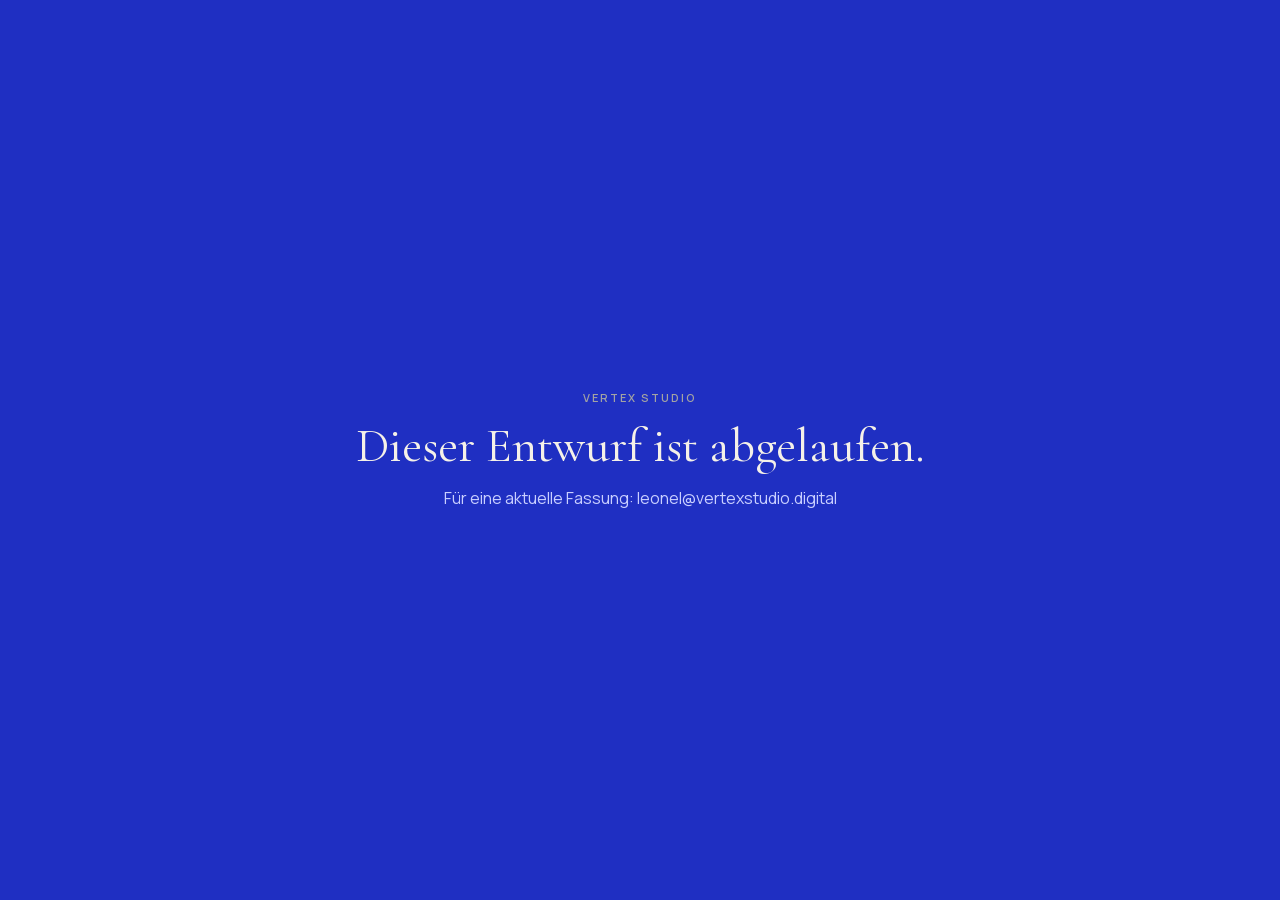
<file: index.html>
<!doctype html>
<html lang="de" class="dark">
  <head>
    <meta charset="UTF-8" />
    <meta name="viewport" content="width=device-width, initial-scale=1.0" />
    <title>CAROLINES — Stilberatung & Magic Makeover in Bonn | Entwurf</title>
    <meta name="description" content="Entwurf einer neuen Website für CAROLINES, Bonn Bad Godesberg: Stilberatung, Magic Makeover, Mini STYLE-Kurs und Ausstrahlung & Business von Caroline Florett." />
    <meta name="robots" content="noindex, nofollow" />
    <meta name="theme-color" content="#0a0a0a" />
    <meta property="og:title" content="CAROLINES — Die Fashion & Styling Company, die Frauen sichtbar macht." />
    <meta property="og:description" content="Entwurf einer neuen Website für CAROLINES, Bonn." />
    <meta property="og:type" content="website" />
    <meta property="og:image" content="https://leonelsancu15-hash.github.io/carolines-demo/og-image.jpg" />
    <meta property="og:image:width" content="1200" />
    <meta property="og:image:height" content="630" />
    <meta name="twitter:card" content="summary_large_image" />
    <meta name="twitter:image" content="https://leonelsancu15-hash.github.io/carolines-demo/og-image.jpg" />
    <link rel="icon" href="data:image/svg+xml,%3Csvg xmlns='http://www.w3.org/2000/svg' viewBox='0 0 64 64'%3E%3Crect width='64' height='64' fill='%231F2FC2'/%3E%3Ctext x='32' y='44' font-family='Georgia,serif' font-size='40' text-anchor='middle' fill='%23F5F1E8'%3EC%3C/text%3E%3C/svg%3E" />
    <script type="module" crossorigin src="./app-BgjgwSIL.js"></script>
    <link rel="stylesheet" crossorigin href="./index-eH_BBSxd.css">
  </head>
  <body>
    <div id="root"></div>
    <noscript><p style="padding:24px;font-family:sans-serif">CAROLINES GmbH · Theodor-Heuss-Str. 11 · 53177 Bonn · hello@carolines.world · +49 228 18 456 47 — Dieser Entwurf benötigt JavaScript.</p></noscript>
  </body>
</html>
</file>
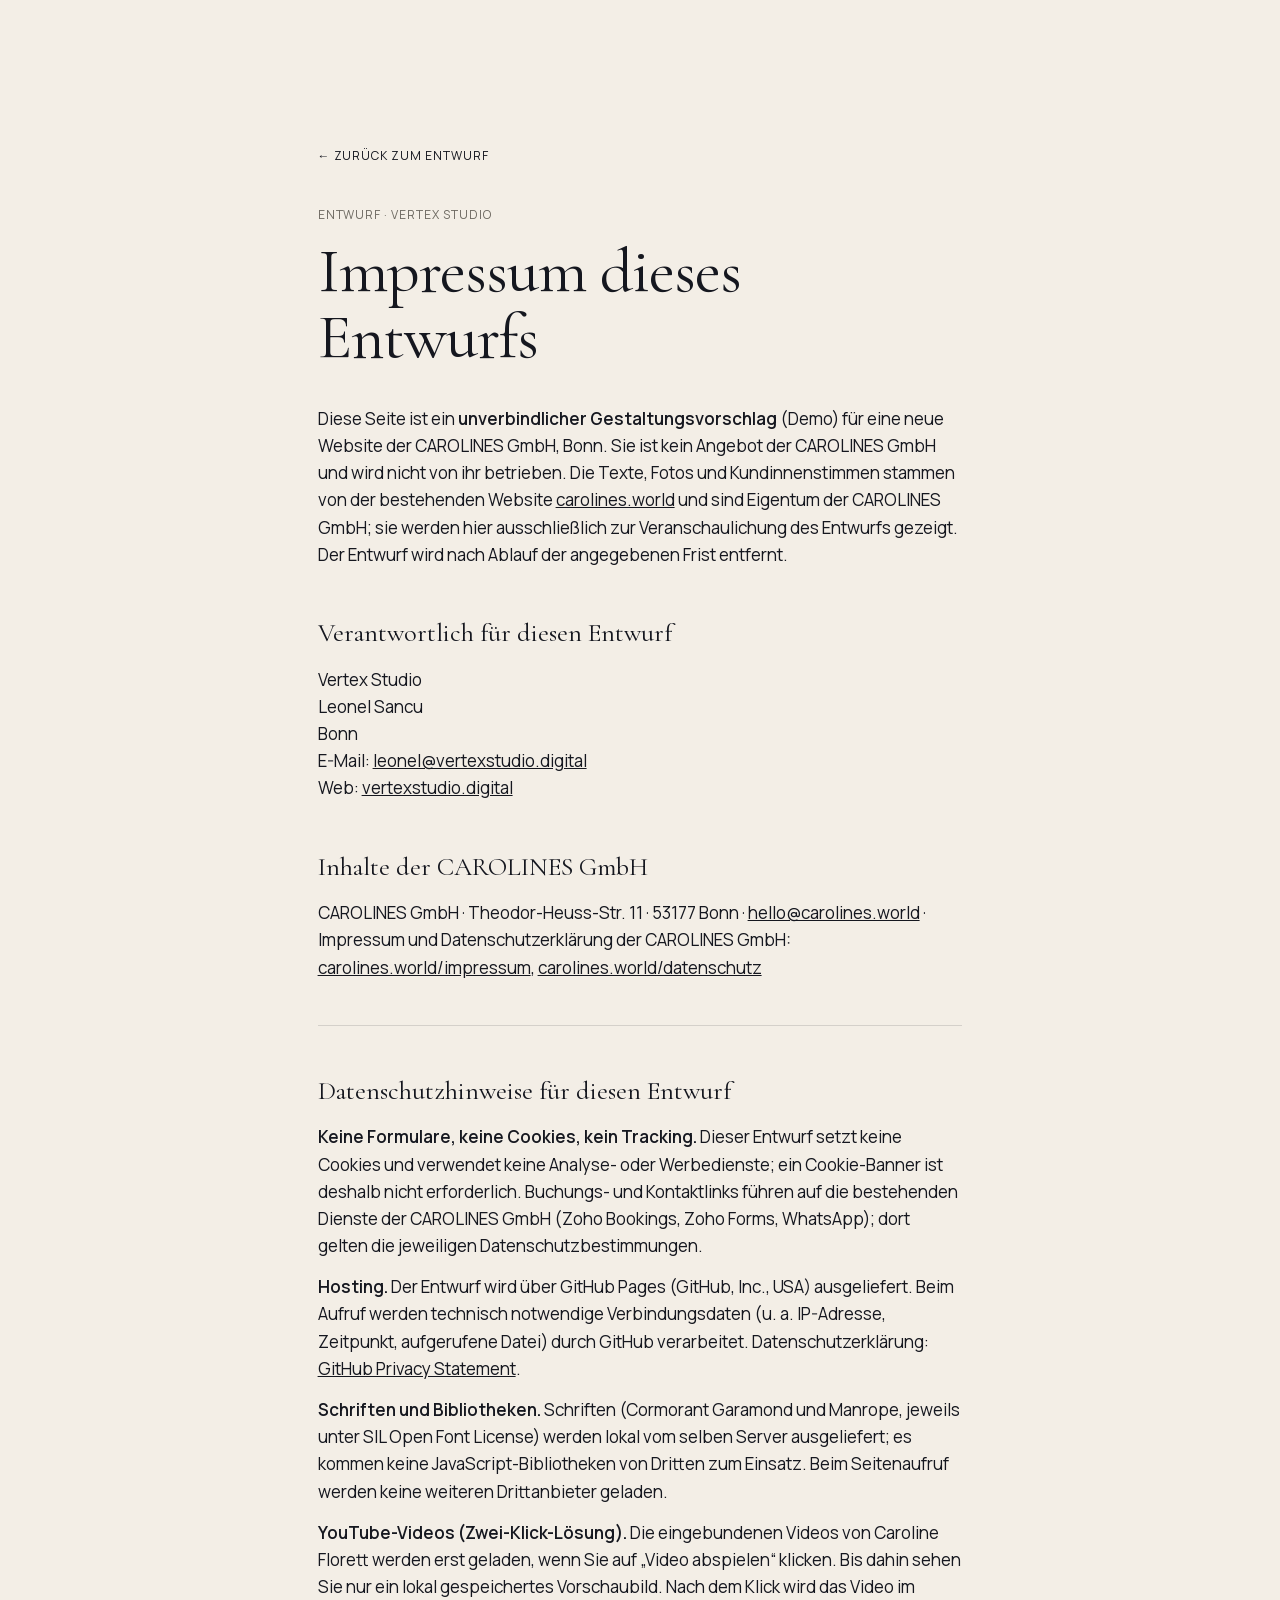
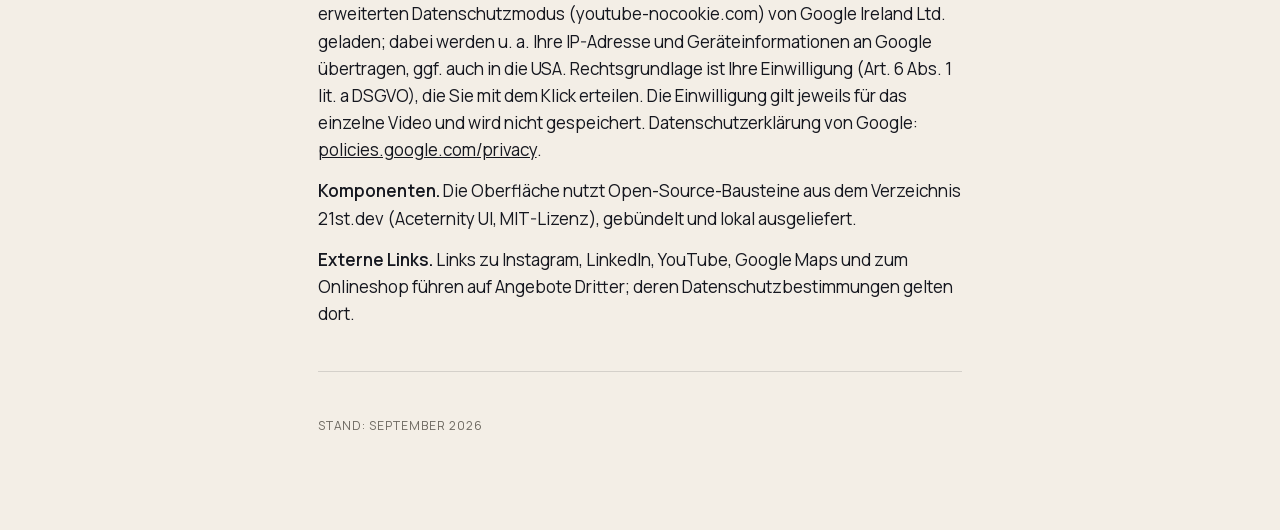
<file: impressum.html>
<!DOCTYPE html>
<html lang="de">
<head>
<meta charset="utf-8">
<meta name="viewport" content="width=device-width, initial-scale=1">
<title>Impressum dieses Entwurfs — Vertex Studio</title>
<meta name="robots" content="noindex, nofollow">
<style>
@font-face{font-family:'Cormorant Garamond';font-style:italic;font-weight:400 500;font-display:swap;src:url(font2-cormorantgaramond-italic-400-500.woff2) format('woff2')}
@font-face{font-family:'Cormorant Garamond';font-style:normal;font-weight:400 500;font-display:swap;src:url(font2-cormorantgaramond-normal-400-500.woff2) format('woff2')}
@font-face{font-family:'Manrope';font-style:normal;font-weight:400 600;font-display:swap;src:url(font2-manrope-normal-400-500-600.woff2) format('woff2')}
:root{--paper:#F3EEE6;--ink:#15171F;--mute:#6E6A62;--blue:#1F2FC2;--line:rgba(21,23,31,.14)}
*{box-sizing:border-box}
body{margin:0;background:var(--paper);color:var(--ink);font-family:'Manrope',system-ui,sans-serif;font-size:17px;line-height:1.6}
main{max-width:760px;margin:0 auto;padding:clamp(80px,12vw,140px) clamp(20px,4.5vw,72px) 80px}
h1{font-family:'Cormorant Garamond',Georgia,serif;font-weight:400;font-size:clamp(36px,6vw,64px);line-height:1.02;letter-spacing:-.015em;margin:0 0 36px}
h2{font-family:'Cormorant Garamond',Georgia,serif;font-weight:400;font-size:26px;margin:44px 0 12px}
.mono{font-family:'Manrope',sans-serif;font-size:12px;letter-spacing:.08em;text-transform:uppercase;color:var(--mute)}
a{color:inherit}
p{margin:0 0 14px}
hr{border:0;border-top:1px solid var(--line);margin:44px 0}
.back{display:inline-block;margin-bottom:40px;text-decoration:none;font-family:'Manrope',sans-serif;font-size:12px;letter-spacing:.08em;text-transform:uppercase}
:focus-visible{outline:2px solid var(--blue);outline-offset:4px}
</style>
</head>
<body>
<main>
<a class="back" href="index.html">← Zurück zum Entwurf</a>
<p class="mono">Entwurf · Vertex Studio</p>
<h1>Impressum dieses Entwurfs</h1>
<p>Diese Seite ist ein <strong>unverbindlicher Gestaltungsvorschlag</strong> (Demo) für eine neue Website der CAROLINES GmbH, Bonn. Sie ist kein Angebot der CAROLINES GmbH und wird nicht von ihr betrieben. Die Texte, Fotos und Kundinnenstimmen stammen von der bestehenden Website <a href="https://www.carolines.world" rel="noopener" target="_blank">carolines.world</a> und sind Eigentum der CAROLINES GmbH; sie werden hier ausschließlich zur Veranschaulichung des Entwurfs gezeigt. Der Entwurf wird nach Ablauf der angegebenen Frist entfernt.</p>

<h2>Verantwortlich für diesen Entwurf</h2>
<p>Vertex Studio<br>Leonel Sancu<br>Bonn<br>E-Mail: <a href="mailto:leonel@vertexstudio.digital">leonel@vertexstudio.digital</a><br>Web: <a href="https://vertexstudio.digital" rel="noopener" target="_blank">vertexstudio.digital</a></p>

<h2>Inhalte der CAROLINES GmbH</h2>
<p>CAROLINES GmbH · Theodor-Heuss-Str. 11 · 53177 Bonn · <a href="mailto:hello@carolines.world">hello@carolines.world</a> · Impressum und Datenschutzerklärung der CAROLINES GmbH: <a href="https://www.carolines.world/impressum" rel="noopener" target="_blank">carolines.world/impressum</a>, <a href="https://www.carolines.world/datenschutz" rel="noopener" target="_blank">carolines.world/datenschutz</a></p>

<hr>
<h2>Datenschutzhinweise für diesen Entwurf</h2>
<p><strong>Keine Formulare, keine Cookies, kein Tracking.</strong> Dieser Entwurf setzt keine Cookies und verwendet keine Analyse- oder Werbedienste; ein Cookie-Banner ist deshalb nicht erforderlich. Buchungs- und Kontaktlinks führen auf die bestehenden Dienste der CAROLINES GmbH (Zoho Bookings, Zoho Forms, WhatsApp); dort gelten die jeweiligen Datenschutzbestimmungen.</p>
<p><strong>Hosting.</strong> Der Entwurf wird über GitHub Pages (GitHub, Inc., USA) ausgeliefert. Beim Aufruf werden technisch notwendige Verbindungsdaten (u. a. IP-Adresse, Zeitpunkt, aufgerufene Datei) durch GitHub verarbeitet. Datenschutzerklärung: <a href="https://docs.github.com/site-policy/privacy-policies/github-general-privacy-statement" rel="noopener" target="_blank">GitHub Privacy Statement</a>.</p>
<p><strong>Schriften und Bibliotheken.</strong> Schriften (Cormorant Garamond und Manrope, jeweils unter SIL Open Font License) werden lokal vom selben Server ausgeliefert; es kommen keine JavaScript-Bibliotheken von Dritten zum Einsatz. Beim Seitenaufruf werden keine weiteren Drittanbieter geladen.</p>
<p><strong>YouTube-Videos (Zwei-Klick-Lösung).</strong> Die eingebundenen Videos von Caroline Florett werden erst geladen, wenn Sie auf „Video abspielen“ klicken. Bis dahin sehen Sie nur ein lokal gespeichertes Vorschaubild. Nach dem Klick wird das Video im erweiterten Datenschutzmodus (youtube-nocookie.com) von Google Ireland Ltd. geladen; dabei werden u. a. Ihre IP-Adresse und Geräteinformationen an Google übertragen, ggf. auch in die USA. Rechtsgrundlage ist Ihre Einwilligung (Art. 6 Abs. 1 lit. a DSGVO), die Sie mit dem Klick erteilen. Die Einwilligung gilt jeweils für das einzelne Video und wird nicht gespeichert. Datenschutzerklärung von Google: <a href="https://policies.google.com/privacy" rel="noopener" target="_blank">policies.google.com/privacy</a>.</p>
<p><strong>Komponenten.</strong> Die Oberfläche nutzt Open-Source-Bausteine aus dem Verzeichnis 21st.dev (Aceternity UI, MIT-Lizenz), gebündelt und lokal ausgeliefert.</p>
<p><strong>Externe Links.</strong> Links zu Instagram, LinkedIn, YouTube, Google Maps und zum Onlineshop führen auf Angebote Dritter; deren Datenschutzbestimmungen gelten dort.</p>

<hr>
<p class="mono">Stand: September 2026</p>
</main>
</body>
</html>
</file>
<file: index-eH_BBSxd.css>
@font-face{font-family:Cormorant Garamond;font-style:italic;font-weight:400 500;font-display:swap;src:url(./font2-cormorantgaramond-italic-400-500.woff2)format("woff2")}@font-face{font-family:Cormorant Garamond;font-style:normal;font-weight:400 500;font-display:swap;src:url(./font2-cormorantgaramond-normal-400-500.woff2)format("woff2")}@font-face{font-family:Manrope;font-style:normal;font-weight:400 600;font-display:swap;src:url(./font2-manrope-normal-400-500-600.woff2)format("woff2")}*,:before,:after,::backdrop{--tw-border-spacing-x:0;--tw-border-spacing-y:0;--tw-translate-x:0;--tw-translate-y:0;--tw-rotate:0;--tw-skew-x:0;--tw-skew-y:0;--tw-scale-x:1;--tw-scale-y:1;--tw-pan-x: ;--tw-pan-y: ;--tw-pinch-zoom: ;--tw-scroll-snap-strictness:proximity;--tw-gradient-from-position: ;--tw-gradient-via-position: ;--tw-gradient-to-position: ;--tw-ordinal: ;--tw-slashed-zero: ;--tw-numeric-figure: ;--tw-numeric-spacing: ;--tw-numeric-fraction: ;--tw-ring-inset: ;--tw-ring-offset-width:0px;--tw-ring-offset-color:#fff;--tw-ring-color:#3b82f680;--tw-ring-offset-shadow:0 0 #0000;--tw-ring-shadow:0 0 #0000;--tw-shadow:0 0 #0000;--tw-shadow-colored:0 0 #0000;--tw-blur: ;--tw-brightness: ;--tw-contrast: ;--tw-grayscale: ;--tw-hue-rotate: ;--tw-invert: ;--tw-saturate: ;--tw-sepia: ;--tw-drop-shadow: ;--tw-backdrop-blur: ;--tw-backdrop-brightness: ;--tw-backdrop-contrast: ;--tw-backdrop-grayscale: ;--tw-backdrop-hue-rotate: ;--tw-backdrop-invert: ;--tw-backdrop-opacity: ;--tw-backdrop-saturate: ;--tw-backdrop-sepia: ;--tw-contain-size: ;--tw-contain-layout: ;--tw-contain-paint: ;--tw-contain-style: }*,:before,:after{box-sizing:border-box;border:0 solid #e5e7eb}:before,:after{--tw-content:""}html,:host{-webkit-text-size-adjust:100%;tab-size:4;font-feature-settings:normal;font-variation-settings:normal;-webkit-tap-highlight-color:transparent;font-family:Manrope,system-ui,sans-serif;line-height:1.5}body{line-height:inherit;margin:0}hr{height:0;color:inherit;border-top-width:1px}abbr:where([title]){-webkit-text-decoration:underline dotted;text-decoration:underline dotted}h1,h2,h3,h4,h5,h6{font-size:inherit;font-weight:inherit}a{color:inherit;-webkit-text-decoration:inherit;text-decoration:inherit}b,strong{font-weight:bolder}code,kbd,samp,pre{font-feature-settings:normal;font-variation-settings:normal;font-family:ui-monospace,SFMono-Regular,Menlo,Monaco,Consolas,Liberation Mono,Courier New,monospace;font-size:1em}small{font-size:80%}sub,sup{vertical-align:baseline;font-size:75%;line-height:0;position:relative}sub{bottom:-.25em}sup{top:-.5em}table{text-indent:0;border-color:inherit;border-collapse:collapse}button,input,optgroup,select,textarea{font-feature-settings:inherit;font-variation-settings:inherit;font-family:inherit;font-size:100%;font-weight:inherit;line-height:inherit;letter-spacing:inherit;color:inherit;margin:0;padding:0}button,select{text-transform:none}button,input:where([type=button]),input:where([type=reset]),input:where([type=submit]){-webkit-appearance:button;background-color:#0000;background-image:none}:-moz-focusring{outline:auto}:-moz-ui-invalid{box-shadow:none}progress{vertical-align:baseline}::-webkit-inner-spin-button{height:auto}::-webkit-outer-spin-button{height:auto}[type=search]{-webkit-appearance:textfield;outline-offset:-2px}::-webkit-search-decoration{-webkit-appearance:none}::-webkit-file-upload-button{-webkit-appearance:button;font:inherit}summary{display:list-item}blockquote,dl,dd,h1,h2,h3,h4,h5,h6,hr,figure,p,pre{margin:0}fieldset{margin:0;padding:0}legend{padding:0}ol,ul,menu{margin:0;padding:0;list-style:none}dialog{padding:0}textarea{resize:vertical}input::-moz-placeholder{opacity:1;color:#9ca3af}textarea::-moz-placeholder{opacity:1;color:#9ca3af}input::placeholder,textarea::placeholder{opacity:1;color:#9ca3af}button,[role=button]{cursor:pointer}:disabled{cursor:default}img,svg,video,canvas,audio,iframe,embed,object{vertical-align:middle;display:block}img,video{max-width:100%;height:auto}[hidden]:where(:not([hidden=until-found])){display:none}.container{width:100%}@media (width>=640px){.container{max-width:640px}}@media (width>=768px){.container{max-width:768px}}@media (width>=1024px){.container{max-width:1024px}}@media (width>=1280px){.container{max-width:1280px}}@media (width>=1536px){.container{max-width:1536px}}.pointer-events-none{pointer-events:none}.visible{visibility:visible}.fixed{position:fixed}.absolute{position:absolute}.relative{position:relative}.sticky{position:sticky}.inset-0{inset:0}.inset-x-0{left:0;right:0}.-left-0\.5{left:-.125rem}.-right-2\.5{right:-.625rem}.-top-0\.5{top:-.125rem}.bottom-3{bottom:.75rem}.bottom-4{bottom:1rem}.left-0{left:0}.left-1\/2{left:50%}.left-3{left:.75rem}.left-4{left:1rem}.left-8{left:2rem}.top-0{top:0}.top-1\/2{top:50%}.top-10{top:2.5rem}.top-16{top:4rem}.top-20{top:5rem}.top-4{top:1rem}.top-40{top:10rem}.z-10{z-index:10}.z-20{z-index:20}.z-30{z-index:30}.z-40{z-index:40}.z-50{z-index:50}.z-\[19\]{z-index:19}.z-\[60\]{z-index:60}.\!m-0{margin:0!important}.m-0{margin:0}.m-auto{margin:auto}.mx-auto{margin-left:auto;margin-right:auto}.my-20{margin-top:5rem;margin-bottom:5rem}.mb-4{margin-bottom:1rem}.mb-6{margin-bottom:1.5rem}.mb-8{margin-bottom:2rem}.mr-4{margin-right:1rem}.mt-1{margin-top:.25rem}.mt-10{margin-top:2.5rem}.mt-12{margin-top:3rem}.mt-2{margin-top:.5rem}.mt-4{margin-top:1rem}.mt-6{margin-top:1.5rem}.mt-8{margin-top:2rem}.block{display:block}.inline-block{display:inline-block}.flex{display:flex}.inline-flex{display:inline-flex}.grid{display:grid}.hidden{display:none}.aspect-\[2\/3\]{aspect-ratio:2/3}.aspect-\[3\/2\]{aspect-ratio:3/2}.aspect-\[4\/3\]{aspect-ratio:4/3}.aspect-\[4\/5\]{aspect-ratio:4/5}.aspect-\[540\/907\]{aspect-ratio:540/907}.aspect-square{aspect-ratio:1}.aspect-video{aspect-ratio:16/9}.h-1\/2{height:50%}.h-10{height:2.5rem}.h-16{height:4rem}.h-4{height:1rem}.h-40{height:10rem}.h-44{height:11rem}.h-5{height:1.25rem}.h-60{height:15rem}.h-80{height:20rem}.h-\[210vh\]{height:210vh}.h-\[30rem\]{height:30rem}.h-\[400px\]{height:400px}.h-\[40rem\]{height:40rem}.h-\[calc\(100\%_\+_4px\)\]{height:calc(100% + 4px)}.h-auto{height:auto}.h-full{height:100%}.min-h-screen{min-height:100vh}.w-10{width:2.5rem}.w-16{width:4rem}.w-36{width:9rem}.w-4{width:1rem}.w-5{width:1.25rem}.w-60{width:15rem}.w-80{width:20rem}.w-\[2px\]{width:2px}.w-\[350px\]{width:350px}.w-\[400px\]{width:400px}.w-\[calc\(100\%_\+_4px\)\]{width:calc(100% + 4px)}.w-full{width:100%}.w-max{width:max-content}.w-px{width:1px}.min-w-full{min-width:100%}.max-w-2xl{max-width:42rem}.max-w-4xl{max-width:56rem}.max-w-5xl{max-width:64rem}.max-w-7xl{max-width:80rem}.max-w-\[calc\(100vw-2rem\)\]{max-width:calc(100vw - 2rem)}.max-w-full{max-width:100%}.max-w-md{max-width:28rem}.max-w-sm{max-width:24rem}.max-w-xs{max-width:20rem}.flex-1{flex:1}.shrink-0{flex-shrink:0}.-translate-x-1\/2{--tw-translate-x:-50%;transform:translate(var(--tw-translate-x), var(--tw-translate-y)) rotate(var(--tw-rotate)) skewX(var(--tw-skew-x)) skewY(var(--tw-skew-y)) scaleX(var(--tw-scale-x)) scaleY(var(--tw-scale-y))}.-translate-y-1\/2{--tw-translate-y:-50%;transform:translate(var(--tw-translate-x), var(--tw-translate-y)) rotate(var(--tw-rotate)) skewX(var(--tw-skew-x)) skewY(var(--tw-skew-y)) scaleX(var(--tw-scale-x)) scaleY(var(--tw-scale-y))}.scale-\[0\.98\]{--tw-scale-x:.98;--tw-scale-y:.98;transform:translate(var(--tw-translate-x), var(--tw-translate-y)) rotate(var(--tw-rotate)) skewX(var(--tw-skew-x)) skewY(var(--tw-skew-y)) scaleX(var(--tw-scale-x)) scaleY(var(--tw-scale-y))}@keyframes scroll{to{transform:translate(calc(-50% - .5rem))}}.animate-scroll{animation:scroll var(--animation-duration,40s) var(--animation-direction,forwards) linear infinite}.cursor-pointer{cursor:pointer}.select-none{-webkit-user-select:none;user-select:none}.list-decimal{list-style-type:decimal}.grid-cols-1{grid-template-columns:repeat(1,minmax(0,1fr))}.grid-cols-\[96px_1fr\]{grid-template-columns:96px 1fr}.flex-row{flex-direction:row}.flex-row-reverse{flex-direction:row-reverse}.flex-col{flex-direction:column}.flex-wrap{flex-wrap:wrap}.flex-nowrap{flex-wrap:nowrap}.place-items-center{place-items:center}.items-start{align-items:flex-start}.items-end{align-items:flex-end}.items-center{align-items:center}.justify-start{justify-content:flex-start}.justify-center{justify-content:center}.justify-between{justify-content:space-between}.gap-1{gap:.25rem}.gap-10{gap:2.5rem}.gap-12{gap:3rem}.gap-2{gap:.5rem}.gap-3{gap:.75rem}.gap-4{gap:1rem}.gap-6{gap:1.5rem}.gap-8{gap:2rem}.space-x-10>:not([hidden])~:not([hidden]){--tw-space-x-reverse:0;margin-right:calc(2.5rem * var(--tw-space-x-reverse));margin-left:calc(2.5rem * calc(1 - var(--tw-space-x-reverse)))}.space-x-2>:not([hidden])~:not([hidden]){--tw-space-x-reverse:0;margin-right:calc(.5rem * var(--tw-space-x-reverse));margin-left:calc(.5rem * calc(1 - var(--tw-space-x-reverse)))}.space-x-4>:not([hidden])~:not([hidden]){--tw-space-x-reverse:0;margin-right:calc(1rem * var(--tw-space-x-reverse));margin-left:calc(1rem * calc(1 - var(--tw-space-x-reverse)))}.space-y-1>:not([hidden])~:not([hidden]){--tw-space-y-reverse:0;margin-top:calc(.25rem * calc(1 - var(--tw-space-y-reverse)));margin-bottom:calc(.25rem * var(--tw-space-y-reverse))}.space-y-2>:not([hidden])~:not([hidden]){--tw-space-y-reverse:0;margin-top:calc(.5rem * calc(1 - var(--tw-space-y-reverse)));margin-bottom:calc(.5rem * var(--tw-space-y-reverse))}.space-x-reverse>:not([hidden])~:not([hidden]){--tw-space-x-reverse:1}.self-auto{align-self:auto}.self-start{align-self:flex-start}.overflow-hidden{overflow:hidden}.overflow-y-auto{overflow-y:auto}.rounded{border-radius:.25rem}.rounded-2xl{border-radius:1rem}.rounded-full{border-radius:9999px}.rounded-lg{border-radius:.5rem}.rounded-md{border-radius:.375rem}.rounded-xl{border-radius:.75rem}.border{border-width:1px}.border-y{border-top-width:1px;border-bottom-width:1px}.border-b{border-bottom-width:1px}.border-b-0{border-bottom-width:0}.border-t{border-top-width:1px}.border-cream\/40{border-color:#f5f1e866}.border-neutral-300{--tw-border-opacity:1;border-color:rgb(212 212 212/var(--tw-border-opacity,1))}.border-neutral-800{--tw-border-opacity:1;border-color:rgb(38 38 38/var(--tw-border-opacity,1))}.border-zinc-200{--tw-border-opacity:1;border-color:rgb(228 228 231/var(--tw-border-opacity,1))}.bg-black{--tw-bg-opacity:1;background-color:rgb(0 0 0/var(--tw-bg-opacity,1))}.bg-black\/50{background-color:#00000080}.bg-cobalt{--tw-bg-opacity:1;background-color:rgb(31 47 194/var(--tw-bg-opacity,1))}.bg-gray-100{--tw-bg-opacity:1;background-color:rgb(243 244 246/var(--tw-bg-opacity,1))}.bg-neutral-200{--tw-bg-opacity:1;background-color:rgb(229 229 229/var(--tw-bg-opacity,1))}.bg-neutral-900{--tw-bg-opacity:1;background-color:rgb(23 23 23/var(--tw-bg-opacity,1))}.bg-neutral-950\/20{background-color:#0a0a0a33}.bg-transparent{background-color:#0000}.bg-white{--tw-bg-opacity:1;background-color:rgb(255 255 255/var(--tw-bg-opacity,1))}.bg-white\/80{background-color:#fffc}.bg-\[linear-gradient\(180deg\,\#fafafa\,\#f5f5f5\)\]{background-image:linear-gradient(#fafafa,#f5f5f5)}.bg-\[linear-gradient\(to_bottom\,var\(--tw-gradient-stops\)\)\]{background-image:linear-gradient(to bottom,var(--tw-gradient-stops))}.bg-gradient-to-b{background-image:linear-gradient(to bottom, var(--tw-gradient-stops))}.bg-gradient-to-r{background-image:linear-gradient(to right, var(--tw-gradient-stops))}.bg-gradient-to-t{background-image:linear-gradient(to top, var(--tw-gradient-stops))}.from-blue-500{--tw-gradient-from:#3b82f6 var(--tw-gradient-from-position);--tw-gradient-to:#3b82f600 var(--tw-gradient-to-position);--tw-gradient-stops:var(--tw-gradient-from), var(--tw-gradient-to)}.from-cobalt{--tw-gradient-from:#1f2fc2 var(--tw-gradient-from-position);--tw-gradient-to:#1f2fc200 var(--tw-gradient-to-position);--tw-gradient-stops:var(--tw-gradient-from), var(--tw-gradient-to)}.from-cream{--tw-gradient-from:#f5f1e8 var(--tw-gradient-from-position);--tw-gradient-to:#f5f1e800 var(--tw-gradient-to-position);--tw-gradient-stops:var(--tw-gradient-from), var(--tw-gradient-to)}.from-neutral-50{--tw-gradient-from:#fafafa var(--tw-gradient-from-position);--tw-gradient-to:#fafafa00 var(--tw-gradient-to-position);--tw-gradient-stops:var(--tw-gradient-from), var(--tw-gradient-to)}.from-transparent{--tw-gradient-from:transparent var(--tw-gradient-from-position);--tw-gradient-to:#0000 var(--tw-gradient-to-position);--tw-gradient-stops:var(--tw-gradient-from), var(--tw-gradient-to)}.from-white{--tw-gradient-from:#fff var(--tw-gradient-from-position);--tw-gradient-to:#fff0 var(--tw-gradient-to-position);--tw-gradient-stops:var(--tw-gradient-from), var(--tw-gradient-to)}.from-\[0\%\]{--tw-gradient-from-position:0%}.from-\[5\%\]{--tw-gradient-from-position:5%}.via-\[\#5B6BFF\]{--tw-gradient-to:#5b6bff00 var(--tw-gradient-to-position);--tw-gradient-stops:var(--tw-gradient-from), #5b6bff var(--tw-gradient-via-position), var(--tw-gradient-to)}.via-cream{--tw-gradient-to:#f5f1e800 var(--tw-gradient-to-position);--tw-gradient-stops:var(--tw-gradient-from), #f5f1e8 var(--tw-gradient-via-position), var(--tw-gradient-to)}.via-neutral-200{--tw-gradient-to:#e5e5e500 var(--tw-gradient-to-position);--tw-gradient-stops:var(--tw-gradient-from), #e5e5e5 var(--tw-gradient-via-position), var(--tw-gradient-to)}.via-transparent{--tw-gradient-to:#0000 var(--tw-gradient-to-position);--tw-gradient-stops:var(--tw-gradient-from), transparent var(--tw-gradient-via-position), var(--tw-gradient-to)}.via-\[10\%\]{--tw-gradient-via-position:10%}.to-blue-700{--tw-gradient-to:#1d4ed8 var(--tw-gradient-to-position)}.to-neutral-200{--tw-gradient-to:#e5e5e5 var(--tw-gradient-to-position)}.to-transparent{--tw-gradient-to:transparent var(--tw-gradient-to-position)}.to-\[95\%\]{--tw-gradient-to-position:95%}.to-\[99\%\]{--tw-gradient-to-position:99%}.bg-clip-text{-webkit-background-clip:text;background-clip:text}.object-cover{-o-object-fit:cover;object-fit:cover}.object-left-top{-o-object-position:left top;object-position:left top}.object-top{-o-object-position:top;object-position:top}.\!p-0{padding:0!important}.p-10{padding:2.5rem}.p-2{padding:.5rem}.p-8{padding:2rem}.px-0{padding-left:0;padding-right:0}.px-10{padding-left:2.5rem;padding-right:2.5rem}.px-2{padding-left:.5rem;padding-right:.5rem}.px-3{padding-left:.75rem;padding-right:.75rem}.px-4{padding-left:1rem;padding-right:1rem}.px-6{padding-left:1.5rem;padding-right:1.5rem}.px-8{padding-left:2rem;padding-right:2rem}.py-1{padding-top:.25rem;padding-bottom:.25rem}.py-12{padding-top:3rem;padding-bottom:3rem}.py-16{padding-top:4rem;padding-bottom:4rem}.py-2{padding-top:.5rem;padding-bottom:.5rem}.py-20{padding-top:5rem;padding-bottom:5rem}.py-24{padding-top:6rem;padding-bottom:6rem}.py-3{padding-top:.75rem;padding-bottom:.75rem}.py-4{padding-top:1rem;padding-bottom:1rem}.py-40{padding-top:10rem;padding-bottom:10rem}.py-5{padding-top:1.25rem;padding-bottom:1.25rem}.py-6{padding-top:1.5rem;padding-bottom:1.5rem}.py-8{padding-top:2rem;padding-bottom:2rem}.pb-20{padding-bottom:5rem}.pb-24{padding-bottom:6rem}.pl-20{padding-left:5rem}.pl-5{padding-left:1.25rem}.pr-4{padding-right:1rem}.pt-0\.5{padding-top:.125rem}.pt-10{padding-top:2.5rem}.pt-4{padding-top:1rem}.pt-5{padding-top:1.25rem}.text-left{text-align:left}.text-center{text-align:center}.align-middle{vertical-align:middle}.font-sans{font-family:Manrope,system-ui,sans-serif}.text-2xl{font-size:1.5rem;line-height:2rem}.text-3xl{font-size:1.875rem;line-height:2.25rem}.text-4xl{font-size:2.25rem;line-height:2.5rem}.text-5xl{font-size:3rem;line-height:1}.text-\[10px\]{font-size:10px}.text-\[11px\]{font-size:11px}.text-\[12px\]{font-size:12px}.text-base{font-size:1rem;line-height:1.5rem}.text-sm{font-size:.875rem;line-height:1.25rem}.text-xl{font-size:1.25rem;line-height:1.75rem}.text-xs{font-size:.75rem;line-height:1rem}.font-bold{font-weight:700}.font-medium{font-weight:500}.font-normal{font-weight:400}.font-semibold{font-weight:600}.uppercase{text-transform:uppercase}.not-italic{font-style:normal}.leading-\[0\.95\]{line-height:.95}.leading-\[1\.6\]{line-height:1.6}.leading-none{line-height:1}.leading-snug{line-height:1.375}.leading-tight{line-height:1.25}.tracking-\[0\.14em\]{letter-spacing:.14em}.tracking-\[0\.16em\]{letter-spacing:.16em}.tracking-\[0\.2em\]{letter-spacing:.2em}.tracking-wide{letter-spacing:.025em}.text-\[\#C9CFFF\]{--tw-text-opacity:1;color:rgb(201 207 255/var(--tw-text-opacity,1))}.text-black{--tw-text-opacity:1;color:rgb(0 0 0/var(--tw-text-opacity,1))}.text-cream{--tw-text-opacity:1;color:rgb(245 241 232/var(--tw-text-opacity,1))}.text-neutral-200{--tw-text-opacity:1;color:rgb(229 229 229/var(--tw-text-opacity,1))}.text-neutral-300{--tw-text-opacity:1;color:rgb(212 212 212/var(--tw-text-opacity,1))}.text-neutral-400{--tw-text-opacity:1;color:rgb(163 163 163/var(--tw-text-opacity,1))}.text-neutral-500{--tw-text-opacity:1;color:rgb(115 115 115/var(--tw-text-opacity,1))}.text-neutral-600{--tw-text-opacity:1;color:rgb(82 82 82/var(--tw-text-opacity,1))}.text-neutral-700{--tw-text-opacity:1;color:rgb(64 64 64/var(--tw-text-opacity,1))}.text-neutral-800{--tw-text-opacity:1;color:rgb(38 38 38/var(--tw-text-opacity,1))}.text-neutral-900{--tw-text-opacity:1;color:rgb(23 23 23/var(--tw-text-opacity,1))}.text-slate-100{--tw-text-opacity:1;color:rgb(241 245 249/var(--tw-text-opacity,1))}.text-slate-300{--tw-text-opacity:1;color:rgb(203 213 225/var(--tw-text-opacity,1))}.text-transparent{color:#0000}.text-white{--tw-text-opacity:1;color:rgb(255 255 255/var(--tw-text-opacity,1))}.text-zinc-600{--tw-text-opacity:1;color:rgb(82 82 91/var(--tw-text-opacity,1))}.antialiased{-webkit-font-smoothing:antialiased;-moz-osx-font-smoothing:grayscale}.opacity-0{opacity:0}.opacity-100{opacity:1}.opacity-50{opacity:.5}.shadow-\[0_0_24px_rgba\(34\,_42\,_53\,_0\.06\)\,_0_1px_1px_rgba\(0\,_0\,_0\,_0\.05\)\,_0_0_0_1px_rgba\(34\,_42\,_53\,_0\.04\)\,_0_0_4px_rgba\(34\,_42\,_53\,_0\.08\)\,_0_16px_68px_rgba\(47\,_48\,_55\,_0\.05\)\,_0_1px_0_rgba\(255\,_255\,_255\,_0\.1\)_inset\]{--tw-shadow:0 0 24px #222a350f, 0 1px 1px #0000000d, 0 0 0 1px #222a350a, 0 0 4px #222a3514, 0 16px 68px #2f30370d, 0 1px 0 #ffffff1a inset;--tw-shadow-colored:0 0 24px var(--tw-shadow-color), 0 1px 1px var(--tw-shadow-color), 0 0 0 1px var(--tw-shadow-color), 0 0 4px var(--tw-shadow-color), 0 16px 68px var(--tw-shadow-color), inset 0 1px 0 var(--tw-shadow-color);box-shadow:var(--tw-ring-offset-shadow,0 0 #0000), var(--tw-ring-shadow,0 0 #0000), var(--tw-shadow)}.shadow-\[0px_-1px_0px_0px_\#FFFFFF40\]{--tw-shadow:0px -1px 0px 0px #ffffff40;--tw-shadow-colored:0px -1px 0px 0px var(--tw-shadow-color);box-shadow:var(--tw-ring-offset-shadow,0 0 #0000), var(--tw-ring-shadow,0 0 #0000), var(--tw-shadow)}.shadow-\[0px_2px_0px_0px_rgba\(255\,255\,255\,0\.3\)_inset\]{--tw-shadow:0px 2px 0px 0px #ffffff4d inset;--tw-shadow-colored:inset 0px 2px 0px 0px var(--tw-shadow-color);box-shadow:var(--tw-ring-offset-shadow,0 0 #0000), var(--tw-ring-shadow,0 0 #0000), var(--tw-shadow)}.shadow-lg{--tw-shadow:0 10px 15px -3px #0000001a, 0 4px 6px -4px #0000001a;--tw-shadow-colored:0 10px 15px -3px var(--tw-shadow-color), 0 4px 6px -4px var(--tw-shadow-color);box-shadow:var(--tw-ring-offset-shadow,0 0 #0000), var(--tw-ring-shadow,0 0 #0000), var(--tw-shadow)}.shadow-none{--tw-shadow:0 0 #0000;--tw-shadow-colored:0 0 #0000;box-shadow:var(--tw-ring-offset-shadow,0 0 #0000), var(--tw-ring-shadow,0 0 #0000), var(--tw-shadow)}.shadow-neutral-950\/40{--tw-shadow-color:#0a0a0a66;--tw-shadow:var(--tw-shadow-colored)}.blur{--tw-blur:blur(8px);filter:var(--tw-blur) var(--tw-brightness) var(--tw-contrast) var(--tw-grayscale) var(--tw-hue-rotate) var(--tw-invert) var(--tw-saturate) var(--tw-sepia) var(--tw-drop-shadow)}.blur-sm{--tw-blur:blur(4px);filter:var(--tw-blur) var(--tw-brightness) var(--tw-contrast) var(--tw-grayscale) var(--tw-hue-rotate) var(--tw-invert) var(--tw-saturate) var(--tw-sepia) var(--tw-drop-shadow)}.filter{filter:var(--tw-blur) var(--tw-brightness) var(--tw-contrast) var(--tw-grayscale) var(--tw-hue-rotate) var(--tw-invert) var(--tw-saturate) var(--tw-sepia) var(--tw-drop-shadow)}.transition{transition-property:color,background-color,border-color,text-decoration-color,fill,stroke,opacity,box-shadow,transform,filter,-webkit-backdrop-filter,backdrop-filter;transition-duration:.15s;transition-timing-function:cubic-bezier(.4,0,.2,1)}.transition-all{transition-property:all;transition-duration:.15s;transition-timing-function:cubic-bezier(.4,0,.2,1)}.transition-opacity{transition-property:opacity;transition-duration:.15s;transition-timing-function:cubic-bezier(.4,0,.2,1)}.duration-200{transition-duration:.2s}.duration-300{transition-duration:.3s}.ease-out{transition-timing-function:cubic-bezier(0,0,.2,1)}.\[mask-image\:linear-gradient\(to_bottom\,transparent_0\%\,black_10\%\,black_90\%\,transparent_100\%\)\]{-webkit-mask-image:linear-gradient(#0000 0%,#000 10% 90%,#0000 100%);mask-image:linear-gradient(#0000 0%,#000 10% 90%,#0000 100%)}.\[mask-image\:linear-gradient\(to_right\,transparent\,white_20\%\,white_80\%\,transparent\)\]{-webkit-mask-image:linear-gradient(90deg,#0000,#fff 20% 80%,#0000);mask-image:linear-gradient(90deg,#0000,#fff 20% 80%,#0000)}.\[mask-image\:radial-gradient\(100px_at_left\,white\,transparent\)\]{-webkit-mask-image:radial-gradient(100px at 0,#fff,#0000);mask-image:radial-gradient(100px at 0,#fff,#0000)}.\[mask-image\:radial-gradient\(50px_at_left\,white\,transparent\)\]{-webkit-mask-image:radial-gradient(50px at 0,#fff,#0000);mask-image:radial-gradient(50px at 0,#fff,#0000)}.\[perspective\:600px\]{perspective:600px}.\[transform-style\:preserve-3d\]{transform-style:preserve-3d}html{scroll-behavior:smooth}body{--tw-bg-opacity:1;background-color:rgb(10 10 10/var(--tw-bg-opacity,1));--tw-text-opacity:1;color:rgb(245 241 232/var(--tw-text-opacity,1));-webkit-font-smoothing:antialiased;-moz-osx-font-smoothing:grayscale;font-family:Manrope,system-ui,sans-serif;overflow-x:clip}.serif{font-family:Cormorant Garamond,Georgia,serif}.eyebrow{text-transform:uppercase;letter-spacing:.18em;--tw-text-opacity:1;color:rgb(163 163 163/var(--tw-text-opacity,1));font-size:11px;font-weight:600}@media (prefers-reduced-motion:reduce){*,:before,:after{transition-duration:.01ms!important;animation-duration:.01ms!important}}.hover\:-translate-y-0\.5:hover{--tw-translate-y:-.125rem;transform:translate(var(--tw-translate-x), var(--tw-translate-y)) rotate(var(--tw-rotate)) skewX(var(--tw-skew-x)) skewY(var(--tw-skew-y)) scaleX(var(--tw-scale-x)) scaleY(var(--tw-scale-y))}.hover\:bg-\[\#2B3CE0\]:hover{--tw-bg-opacity:1;background-color:rgb(43 60 224/var(--tw-bg-opacity,1))}.hover\:bg-cream:hover{--tw-bg-opacity:1;background-color:rgb(245 241 232/var(--tw-bg-opacity,1))}.hover\:text-cream:hover{--tw-text-opacity:1;color:rgb(245 241 232/var(--tw-text-opacity,1))}.hover\:text-neutral-950:hover{--tw-text-opacity:1;color:rgb(10 10 10/var(--tw-text-opacity,1))}.hover\:text-zinc-800:hover{--tw-text-opacity:1;color:rgb(39 39 42/var(--tw-text-opacity,1))}.hover\:\[animation-play-state\:paused\]:hover{animation-play-state:paused}.group:hover .group-hover\:scale-110{--tw-scale-x:1.1;--tw-scale-y:1.1;transform:translate(var(--tw-translate-x), var(--tw-translate-y)) rotate(var(--tw-rotate)) skewX(var(--tw-skew-x)) skewY(var(--tw-skew-y)) scaleX(var(--tw-scale-x)) scaleY(var(--tw-scale-y))}.group:hover .group-hover\:bg-neutral-950\/40{background-color:#0a0a0a66}.group\/product:hover .group-hover\/product\:opacity-100{opacity:1}.group\/product:hover .group-hover\/product\:opacity-80{opacity:.8}.group\/product:hover .group-hover\/product\:shadow-2xl{--tw-shadow:0 25px 50px -12px #00000040;--tw-shadow-colored:0 25px 50px -12px var(--tw-shadow-color);box-shadow:var(--tw-ring-offset-shadow,0 0 #0000), var(--tw-ring-shadow,0 0 #0000), var(--tw-shadow)}.dark\:border-neutral-700:is(.dark *){--tw-border-opacity:1;border-color:rgb(64 64 64/var(--tw-border-opacity,1))}.dark\:border-zinc-700:is(.dark *){--tw-border-opacity:1;border-color:rgb(63 63 70/var(--tw-border-opacity,1))}.dark\:bg-black:is(.dark *){--tw-bg-opacity:1;background-color:rgb(0 0 0/var(--tw-bg-opacity,1))}.dark\:bg-neutral-800:is(.dark *){--tw-bg-opacity:1;background-color:rgb(38 38 38/var(--tw-bg-opacity,1))}.dark\:bg-neutral-900:is(.dark *){--tw-bg-opacity:1;background-color:rgb(23 23 23/var(--tw-bg-opacity,1))}.dark\:bg-neutral-950:is(.dark *){--tw-bg-opacity:1;background-color:rgb(10 10 10/var(--tw-bg-opacity,1))}.dark\:bg-neutral-950\/80:is(.dark *){background-color:#0a0a0acc}.dark\:bg-transparent:is(.dark *){background-color:#0000}.dark\:bg-\[linear-gradient\(180deg\,\#27272a\,\#18181b\)\]:is(.dark *){background-image:linear-gradient(#27272a,#18181b)}.dark\:via-neutral-700:is(.dark *){--tw-gradient-to:#40404000 var(--tw-gradient-to-position);--tw-gradient-stops:var(--tw-gradient-from), #404040 var(--tw-gradient-via-position), var(--tw-gradient-to)}.dark\:text-cream:is(.dark *){--tw-text-opacity:1;color:rgb(245 241 232/var(--tw-text-opacity,1))}.dark\:text-gray-100:is(.dark *){--tw-text-opacity:1;color:rgb(243 244 246/var(--tw-text-opacity,1))}.dark\:text-gray-400:is(.dark *){--tw-text-opacity:1;color:rgb(156 163 175/var(--tw-text-opacity,1))}.dark\:text-neutral-200:is(.dark *){--tw-text-opacity:1;color:rgb(229 229 229/var(--tw-text-opacity,1))}.dark\:text-neutral-300:is(.dark *){--tw-text-opacity:1;color:rgb(212 212 212/var(--tw-text-opacity,1))}.dark\:text-neutral-400:is(.dark *){--tw-text-opacity:1;color:rgb(163 163 163/var(--tw-text-opacity,1))}.dark\:text-white:is(.dark *){--tw-text-opacity:1;color:rgb(255 255 255/var(--tw-text-opacity,1))}@media (width>=640px){.sm\:grid-cols-2{grid-template-columns:repeat(2,minmax(0,1fr))}}@media (width>=768px){.md\:left-3{left:.75rem}.md\:left-8{left:2rem}.md\:mb-20{margin-bottom:5rem}.md\:block{display:block}.md\:hidden{display:none}.md\:aspect-\[2\/3\]{aspect-ratio:2/3}.md\:aspect-auto{aspect-ratio:auto}.md\:h-96{height:24rem}.md\:h-\[300vh\]{height:300vh}.md\:h-\[520px\]{height:520px}.md\:w-\[30rem\]{width:30rem}.md\:w-\[450px\]{width:450px}.md\:w-full{width:100%}.md\:max-w-none{max-width:none}.md\:grid-cols-2{grid-template-columns:repeat(2,minmax(0,1fr))}.md\:grid-cols-3{grid-template-columns:repeat(3,minmax(0,1fr))}.md\:grid-cols-\[1fr_1\.2fr\]{grid-template-columns:1fr 1.2fr}.md\:grid-cols-\[260px_1fr\]{grid-template-columns:260px 1fr}.md\:flex-row{flex-direction:row}.md\:gap-10{gap:2.5rem}.md\:space-x-20>:not([hidden])~:not([hidden]){--tw-space-x-reverse:0;margin-right:calc(5rem * var(--tw-space-x-reverse));margin-left:calc(5rem * calc(1 - var(--tw-space-x-reverse)))}.md\:px-10{padding-left:2.5rem;padding-right:2.5rem}.md\:px-5{padding-left:1.25rem;padding-right:1.25rem}.md\:px-8{padding-left:2rem;padding-right:2rem}.md\:py-32{padding-top:8rem;padding-bottom:8rem}.md\:py-40{padding-top:10rem;padding-bottom:10rem}.md\:pb-32{padding-bottom:8rem}.md\:pl-20{padding-left:5rem}.md\:pl-4{padding-left:1rem}.md\:pt-40{padding-top:10rem}.md\:text-2xl{font-size:1.5rem;line-height:2rem}.md\:text-3xl{font-size:1.875rem;line-height:2.25rem}.md\:text-5xl{font-size:3rem;line-height:1}.md\:text-6xl{font-size:3.75rem;line-height:1}.md\:text-7xl{font-size:4.5rem;line-height:1}.md\:text-8xl{font-size:6rem;line-height:1}.md\:text-base{font-size:1rem;line-height:1.5rem}.md\:text-xl{font-size:1.25rem;line-height:1.75rem}.md\:\[perspective\:1000px\]{perspective:1000px}}@media (width>=1024px){.lg\:block{display:block}.lg\:flex{display:flex}.lg\:hidden{display:none}.lg\:max-w-sm{max-width:24rem}.lg\:grid-cols-3{grid-template-columns:repeat(3,minmax(0,1fr))}.lg\:space-x-2>:not([hidden])~:not([hidden]){--tw-space-x-reverse:0;margin-right:calc(.5rem * var(--tw-space-x-reverse));margin-left:calc(.5rem * calc(1 - var(--tw-space-x-reverse)))}.lg\:px-10{padding-left:2.5rem;padding-right:2.5rem}}.\[\&_a\]\:pointer-events-auto a{pointer-events:auto}
</file>
